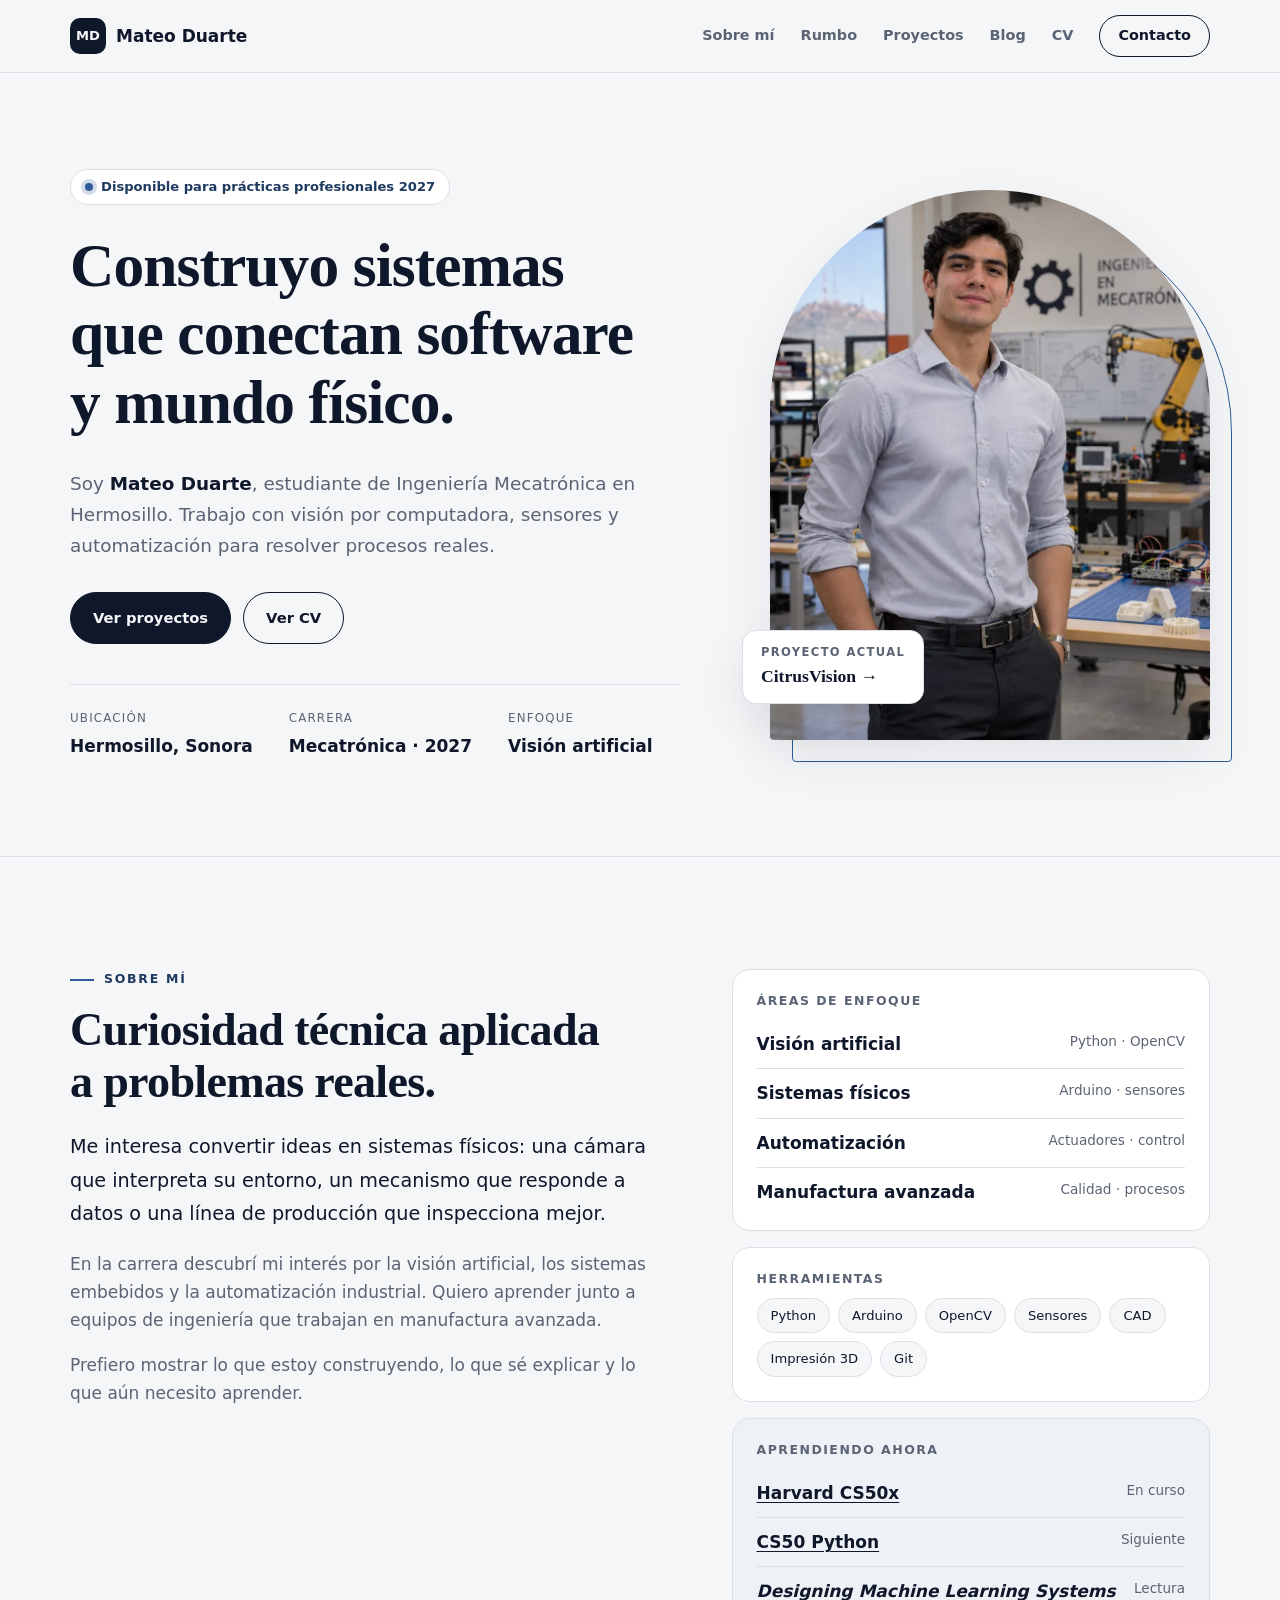
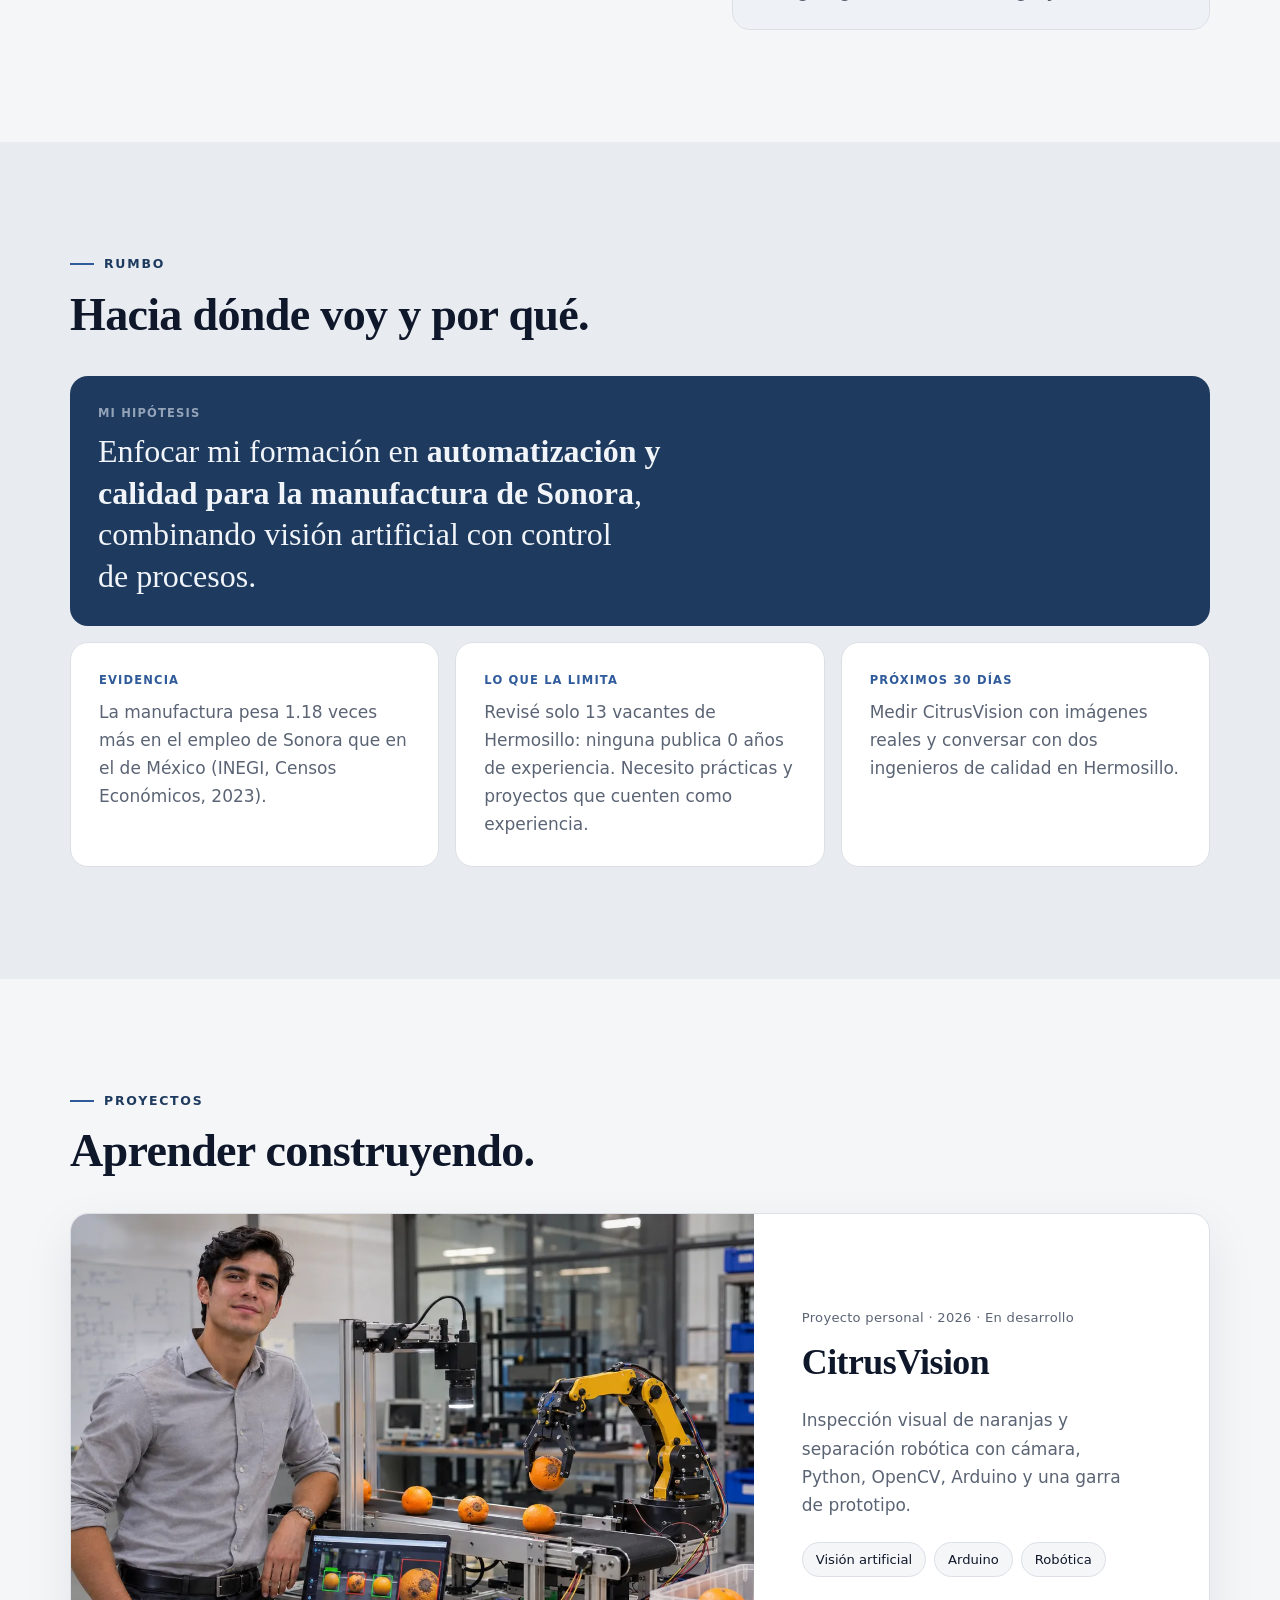
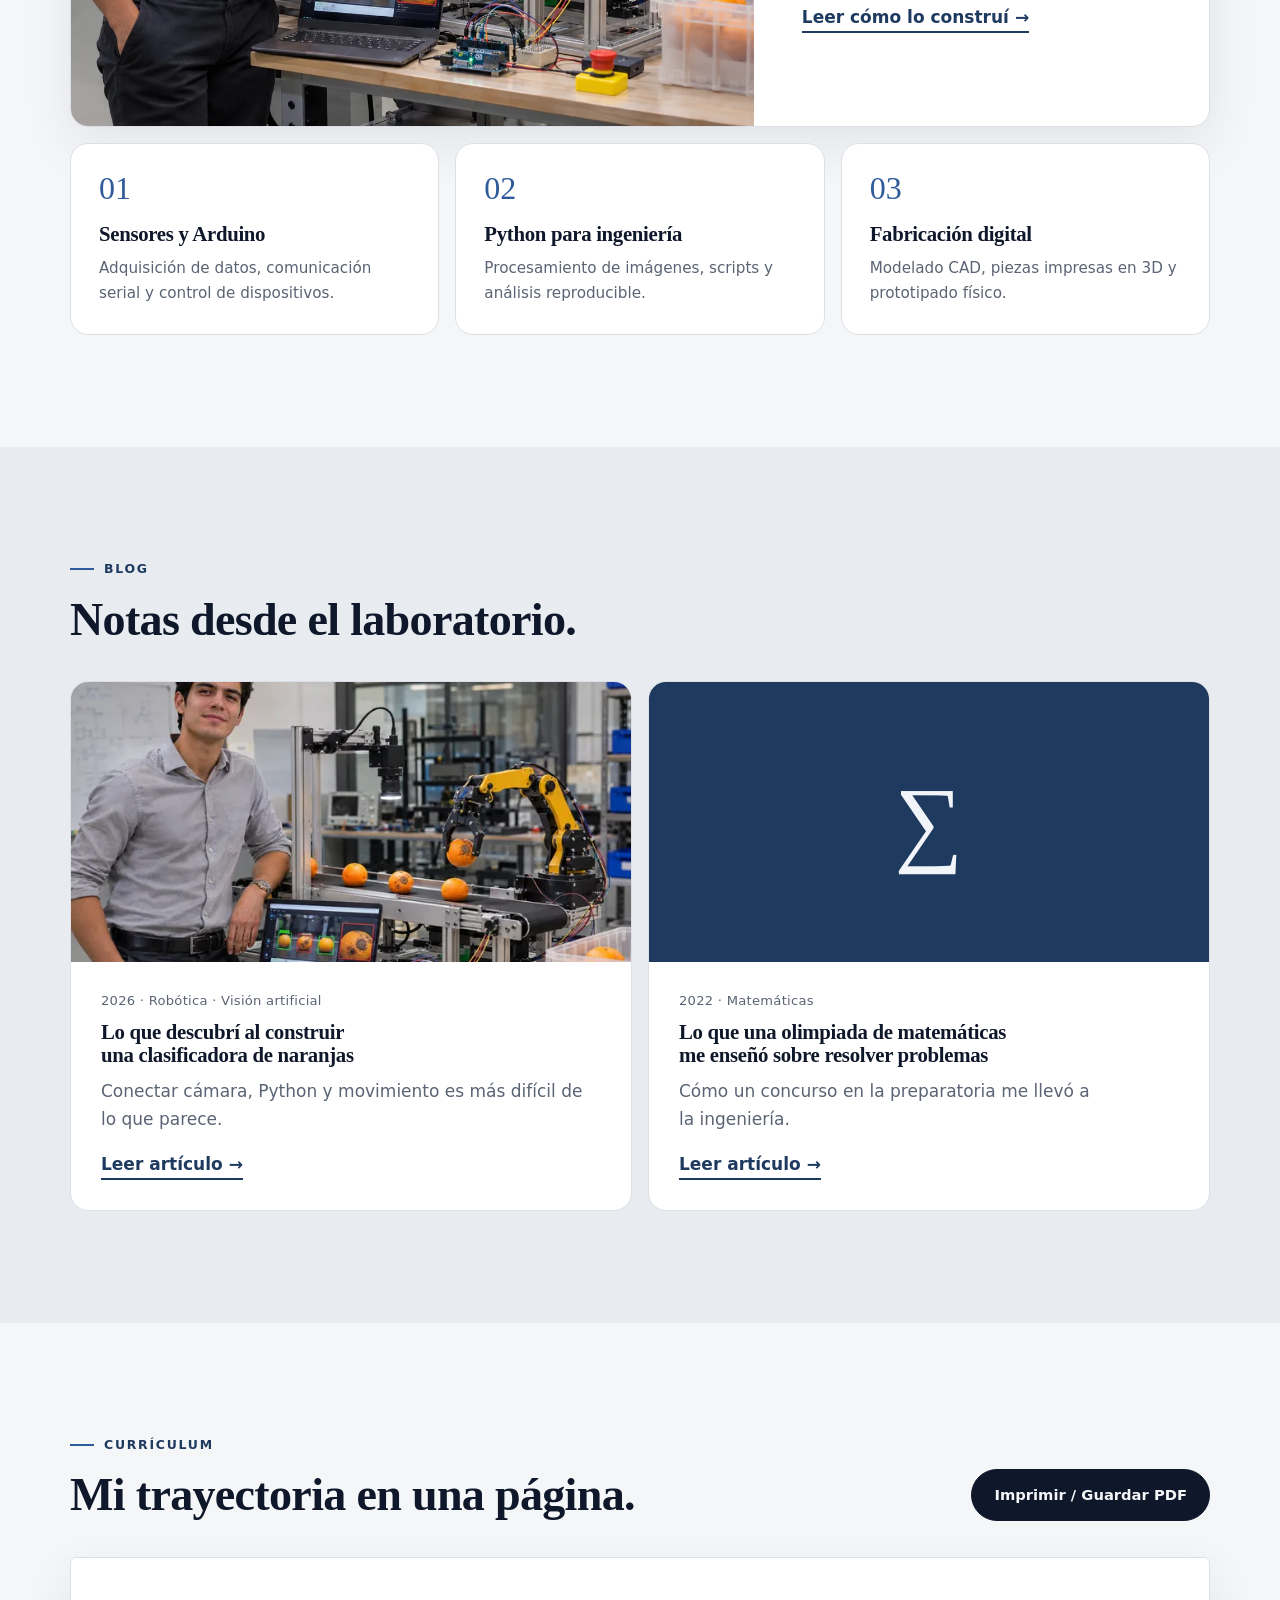
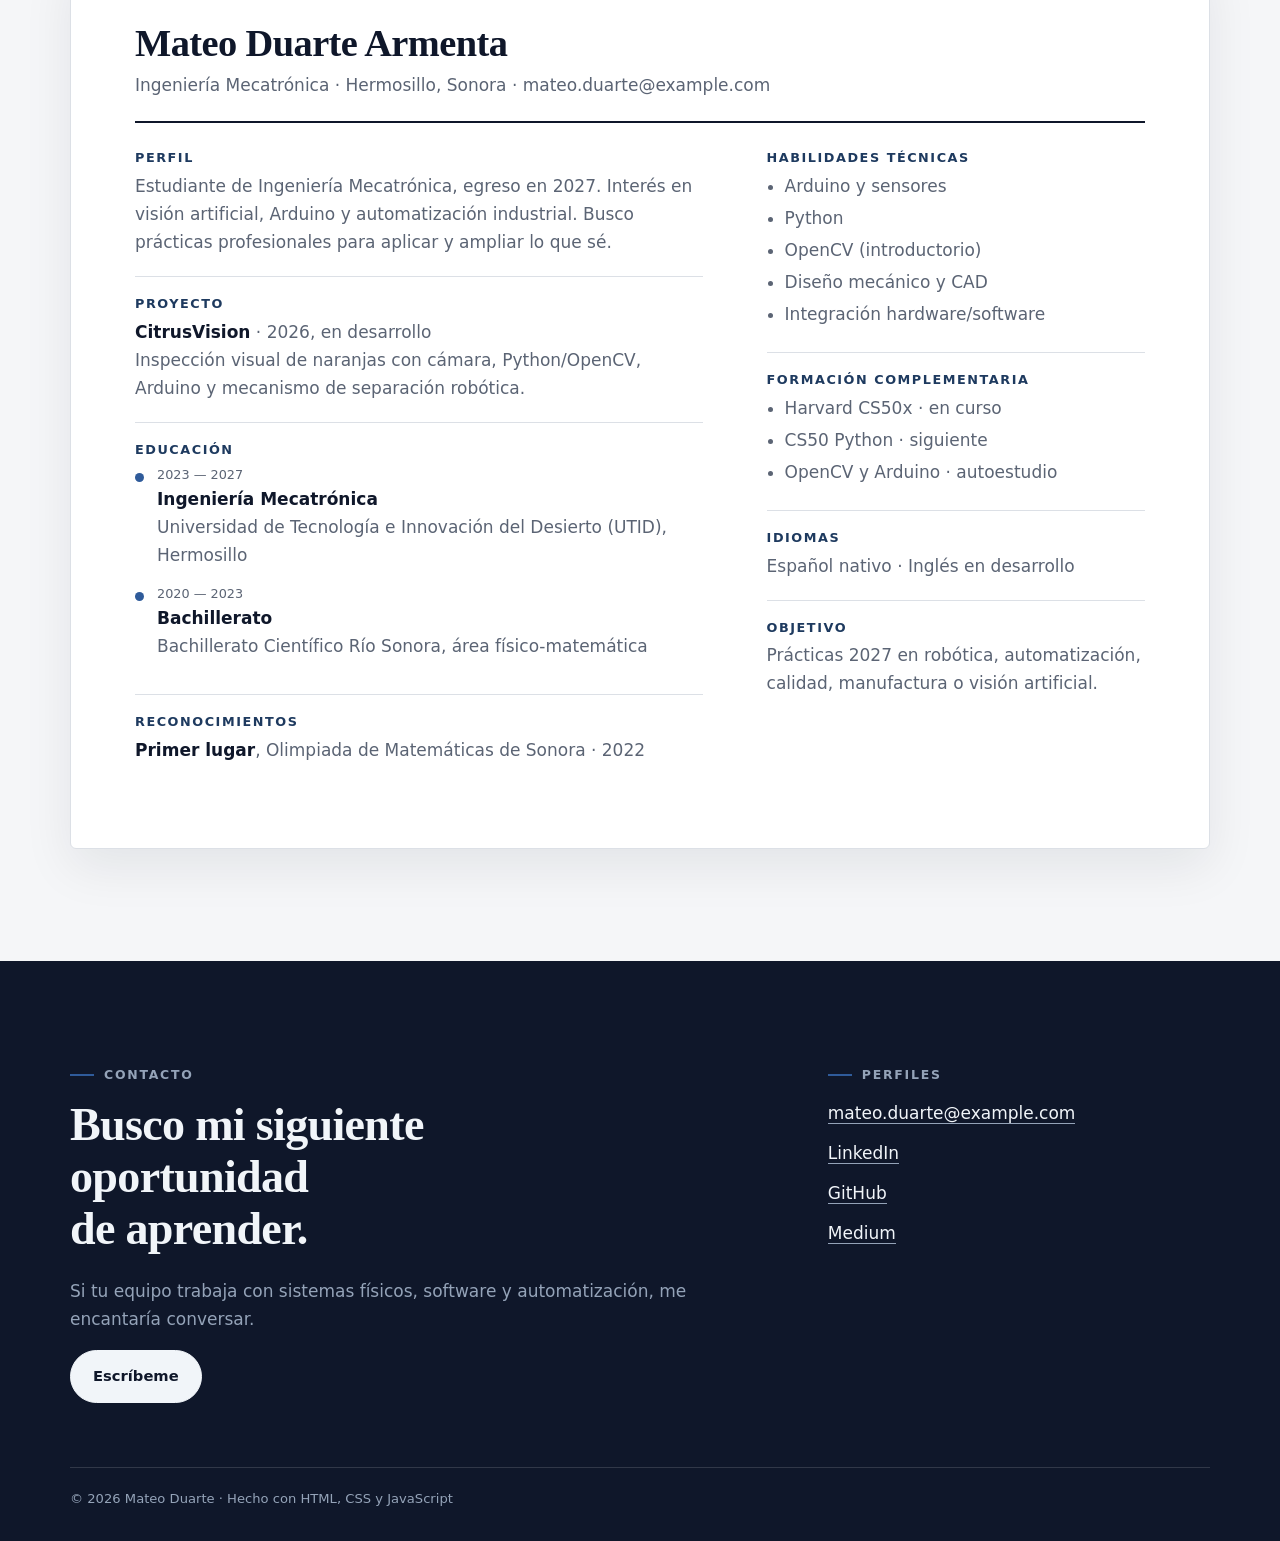
<file: index.html>
<!doctype html>
<html lang="es-MX">
<head>
  <meta charset="utf-8">
  <meta name="viewport" content="width=device-width,initial-scale=1">
  <meta name="color-scheme" content="light dark">
  <meta name="theme-color" content="#f5f6f8" media="(prefers-color-scheme: light)">
  <meta name="theme-color" content="#0d1117" media="(prefers-color-scheme: dark)">

  <!-- SEO · INDEXACIÓN: "noindex" evita que Google publique este ejemplo.
       Quítalo solo cuando todo el contenido sea tuyo y verdadero (ver README). -->
  <meta name="robots" content="noindex,nofollow">

  <!-- SEO · BUSCADORES: el título y la descripción son lo que aparece en Google. -->
  <title>Mateo Duarte · Ingeniería Mecatrónica, robótica y visión artificial</title>
  <meta name="description" content="Estudiante de Ingeniería Mecatrónica en Hermosillo. Proyectos con Arduino, Python y visión artificial. Busco prácticas profesionales para 2027.">
  <!-- URL oficial de la página. Cambia https://example.com por tu dominio. -->
  <link rel="canonical" href="https://example.com/">

  <!-- SEO · REDES: vista previa al compartir el enlace en WhatsApp, LinkedIn, etc. -->
  <meta property="og:type" content="profile">
  <meta property="og:locale" content="es_MX">
  <meta property="og:url" content="https://example.com/">
  <meta property="og:title" content="Mateo Duarte · Software y mundo físico">
  <meta property="og:description" content="Mecatrónica · Visión artificial · Arduino · Prototipos · Prácticas 2027.">
  <meta property="og:image" content="https://example.com/assets/img/citrusvision-1200.webp">
  <meta name="twitter:card" content="summary_large_image">

  <!-- Recursos propios: ícono, estilos y JavaScript (carpeta assets/). -->
  <link rel="icon" type="image/svg+xml" href="assets/img/favicon.svg">
  <link rel="stylesheet" href="assets/css/styles.css">
  <script defer src="assets/js/main.js"></script>

  <!-- SEO · DATOS ESTRUCTURADOS: le dicen a Google quién eres. Solo datos verificables. -->
  <script type="application/ld+json">{
    "@context": "https://schema.org",
    "@type": "Person",
    "name": "Mateo Duarte Armenta",
    "url": "https://example.com/",
    "description": "Estudiante de Ingeniería Mecatrónica interesado en visión artificial, sistemas embebidos y automatización.",
    "knowsAbout": ["Mecatrónica", "Arduino", "Visión artificial", "Automatización"],
    "homeLocation": { "@type": "Place", "name": "Hermosillo, Sonora, México" }
  }</script>
</head>
<body>
<!-- Accesibilidad: aparece al presionar Tab y salta directo al contenido. -->
<a class="skip" href="#contenido">Saltar al contenido</a>

<!-- ENCABEZADO: logotipo y menú. En celular el menú se abre con el botón (assets/js/main.js). -->
<header class="site-header">
  <div class="container header-row">
    <a class="brand" href="#inicio" aria-label="Mateo Duarte, volver al inicio"><span class="brand-mark">MD</span> Mateo Duarte</a>
    <button class="nav-toggle" type="button" data-menu-toggle aria-controls="navegacion" aria-expanded="false" aria-label="Abrir menú">Menú ☰</button>
    <nav class="nav" id="navegacion" data-nav aria-label="Navegación principal">
      <a href="#sobre-mi">Sobre mí</a>
      <a href="#rumbo">Rumbo</a>
      <a href="#proyectos">Proyectos</a>
      <a href="#blog">Blog</a>
      <a href="#cv">CV</a>
      <a href="#contacto" class="nav-cta">Contacto</a>
    </nav>
  </div>
</header>

<main id="contenido">

  <!-- PORTADA: quién eres en una frase, qué buscas y tu foto.
       srcset permite que el navegador descargue solo el tamaño de foto que necesita. -->
  <section class="hero container" id="inicio">
    <div class="hero-text">
      <p class="status"><span class="dot" aria-hidden="true"></span> Disponible para prácticas profesionales 2027</p>
      <h1>Construyo sistemas que conectan software y mundo físico.</h1>
      <p class="lead">Soy <strong>Mateo Duarte</strong>, estudiante de Ingeniería Mecatrónica en Hermosillo. Trabajo con visión por computadora, sensores y automatización para resolver procesos reales.</p>
      <div class="actions">
        <a href="#proyectos" class="btn">Ver proyectos</a>
        <a href="#cv" class="btn btn-alt">Ver CV</a>
      </div>
      <dl class="facts">
        <div><dt>Ubicación</dt><dd>Hermosillo, Sonora</dd></div>
        <div><dt>Carrera</dt><dd>Mecatrónica · 2027</dd></div>
        <div><dt>Enfoque</dt><dd>Visión artificial</dd></div>
      </dl>
    </div>
    <figure class="hero-figure">
      <img src="assets/img/mateo-900.webp"
           srcset="assets/img/mateo-440.webp 440w, assets/img/mateo-900.webp 900w, assets/img/mateo-1300.webp 1300w"
           sizes="(max-width: 720px) 100vw, 42vw"
           width="900" height="1125" fetchpriority="high" decoding="async"
           alt="Mateo Duarte en un laboratorio de robótica">
      <a class="hero-badge" href="#proyectos"><span>Proyecto actual</span> CitrusVision →</a>
    </figure>
  </section>

  <!-- SOBRE MÍ: qué te mueve, en qué áreas te enfocas y qué estás aprendiendo ahora. -->
  <section class="section" id="sobre-mi">
    <div class="container split">
      <div>
        <p class="section-label">Sobre mí</p>
        <h2>Curiosidad técnica aplicada a problemas reales.</h2>
        <p class="intro">Me interesa convertir ideas en sistemas físicos: una cámara que interpreta su entorno, un mecanismo que responde a datos o una línea de producción que inspecciona mejor.</p>
        <p>En la carrera descubrí mi interés por la visión artificial, los sistemas embebidos y la automatización industrial. Quiero aprender junto a equipos de ingeniería que trabajan en manufactura avanzada.</p>
        <p>Prefiero mostrar lo que estoy construyendo, lo que sé explicar y lo que aún necesito aprender.</p>
      </div>
      <div class="stack">
        <div class="panel">
          <h3 class="panel-title">Áreas de enfoque</h3>
          <ul class="rows">
            <li>Visión artificial <span>Python · OpenCV</span></li>
            <li>Sistemas físicos <span>Arduino · sensores</span></li>
            <li>Automatización <span>Actuadores · control</span></li>
            <li>Manufactura avanzada <span>Calidad · procesos</span></li>
          </ul>
        </div>
        <div class="panel">
          <h3 class="panel-title">Herramientas</h3>
          <ul class="chips">
            <li>Python</li><li>Arduino</li><li>OpenCV</li><li>Sensores</li><li>CAD</li><li>Impresión 3D</li><li>Git</li>
          </ul>
        </div>
        <div class="panel panel-soft">
          <h3 class="panel-title">Aprendiendo ahora</h3>
          <ul class="rows">
            <li><a href="https://cs50.harvard.edu/x/" target="_blank" rel="noopener noreferrer">Harvard CS50x</a> <span>En curso</span></li>
            <li><a href="https://cs50.harvard.edu/python/" target="_blank" rel="noopener noreferrer">CS50 Python</a> <span>Siguiente</span></li>
            <li><em>Designing Machine Learning Systems</em> <span>Lectura</span></li>
          </ul>
        </div>
      </div>
    </div>
  </section>

  <!-- RUMBO: aquí llega el resultado del Ejercicio 1 (el plan que descarga el notebook).
       Los cuatro campos son los mismos de la sección "Mi decisión" de ese plan. -->
  <section class="section section-band" id="rumbo">
    <div class="container">
      <p class="section-label">Rumbo</p>
      <h2>Hacia dónde voy y por qué.</h2>
      <div class="compass">
        <article class="compass-main">
          <p class="meta">Mi hipótesis</p>
          <p>Enfocar mi formación en <strong>automatización y calidad para la manufactura de Sonora</strong>, combinando visión artificial con control de procesos.</p>
        </article>
        <article class="compass-item">
          <p class="meta">Evidencia</p>
          <p>La manufactura pesa 1.18 veces más en el empleo de Sonora que en el de México (INEGI, Censos Económicos, 2023).</p>
        </article>
        <article class="compass-item">
          <p class="meta">Lo que la limita</p>
          <p>Revisé solo 13 vacantes de Hermosillo: ninguna publica 0 años de experiencia. Necesito prácticas y proyectos que cuenten como experiencia.</p>
        </article>
        <article class="compass-item">
          <p class="meta">Próximos 30 días</p>
          <p>Medir CitrusVision con imágenes reales y conversar con dos ingenieros de calidad en Hermosillo.</p>
        </article>
      </div>
    </div>
  </section>

  <!-- PROYECTOS: un proyecto destacado con enlace a su artículo + líneas de exploración. -->
  <section class="section" id="proyectos">
    <div class="container">
      <p class="section-label">Proyectos</p>
      <h2>Aprender construyendo.</h2>
      <article class="feature">
        <img src="assets/img/citrusvision-1200.webp"
             srcset="assets/img/citrusvision-680.webp 680w, assets/img/citrusvision-1200.webp 1200w, assets/img/citrusvision-1600.webp 1600w"
             sizes="(max-width: 720px) 100vw, 55vw"
             width="1200" height="900" loading="lazy" decoding="async"
             alt="Prototipo CitrusVision: cámara, banda con naranjas, garra robótica y computadora con análisis visual">
        <div class="feature-body">
          <p class="meta">Proyecto personal · 2026 · En desarrollo</p>
          <h3>CitrusVision</h3>
          <p>Inspección visual de naranjas y separación robótica con cámara, Python, OpenCV, Arduino y una garra de prototipo.</p>
          <ul class="chips"><li>Visión artificial</li><li>Arduino</li><li>Robótica</li></ul>
          <a class="link-arrow" href="blog/citrusvision.html">Leer cómo lo construí</a>
        </div>
      </article>
      <div class="cards">
        <article class="card"><span class="card-num">01</span><h3>Sensores y Arduino</h3><p>Adquisición de datos, comunicación serial y control de dispositivos.</p></article>
        <article class="card"><span class="card-num">02</span><h3>Python para ingeniería</h3><p>Procesamiento de imágenes, scripts y análisis reproducible.</p></article>
        <article class="card"><span class="card-num">03</span><h3>Fabricación digital</h3><p>Modelado CAD, piezas impresas en 3D y prototipado físico.</p></article>
      </div>
    </div>
  </section>

  <!-- BLOG: cada tarjeta enlaza a una página de la carpeta blog/. -->
  <section class="section section-band" id="blog">
    <div class="container">
      <p class="section-label">Blog</p>
      <h2>Notas desde el laboratorio.</h2>
      <div class="posts">
        <!-- Cada tarjeta tiene una portada: una foto o, si no hay, un símbolo grande. -->
        <a class="post" href="blog/citrusvision.html">
          <img class="post-cover" src="assets/img/citrusvision-680.webp" width="680" height="510" loading="lazy" decoding="async" alt="">
          <div class="post-body">
            <p class="meta">2026 · Robótica · Visión artificial</p>
            <h3>Lo que descubrí al construir una clasificadora de naranjas</h3>
            <p>Conectar cámara, Python y movimiento es más difícil de lo que parece.</p>
            <span class="link-arrow">Leer artículo</span>
          </div>
        </a>
        <a class="post" href="blog/olimpiada.html">
          <div class="post-cover post-cover-symbol" aria-hidden="true">∑</div>
          <div class="post-body">
            <p class="meta">2022 · Matemáticas</p>
            <h3>Lo que una olimpiada de matemáticas me enseñó sobre resolver problemas</h3>
            <p>Cómo un concurso en la preparatoria me llevó a la ingeniería.</p>
            <span class="link-arrow">Leer artículo</span>
          </div>
        </a>
      </div>
    </div>
  </section>

  <!-- CV: se muestra como una hoja de papel (.cv-sheet). Al imprimir solo sale esa hoja
       (@media print en styles.css); lo marcado con .no-print se oculta en papel. -->
  <section class="section" id="cv">
    <div class="container">
      <div class="cv-intro no-print">
        <div>
          <p class="section-label">Currículum</p>
          <h2>Mi trayectoria en una página.</h2>
        </div>
        <button class="btn" type="button" data-print>Imprimir / Guardar PDF</button>
      </div>
      <div class="cv-sheet">
      <header class="cv-head">
        <h3 class="cv-name">Mateo Duarte Armenta</h3>
        <p>Ingeniería Mecatrónica · Hermosillo, Sonora · mateo.duarte@example.com</p>
      </header>
      <div class="cv-grid">
        <div>
          <div class="cv-block">
            <h3>Perfil</h3>
            <p>Estudiante de Ingeniería Mecatrónica, egreso en 2027. Interés en visión artificial, Arduino y automatización industrial. Busco prácticas profesionales para aplicar y ampliar lo que sé.</p>
          </div>
          <div class="cv-block">
            <h3>Proyecto</h3>
            <p><strong>CitrusVision</strong> · 2026, en desarrollo<br>Inspección visual de naranjas con cámara, Python/OpenCV, Arduino y mecanismo de separación robótica.</p>
          </div>
          <div class="cv-block">
            <h3>Educación</h3>
            <ol class="timeline">
              <li><span>2023 — 2027</span><strong>Ingeniería Mecatrónica</strong>Universidad de Tecnología e Innovación del Desierto (UTID), Hermosillo</li>
              <li><span>2020 — 2023</span><strong>Bachillerato</strong>Bachillerato Científico Río Sonora, área físico-matemática</li>
            </ol>
          </div>
          <div class="cv-block">
            <h3>Reconocimientos</h3>
            <p><strong>Primer lugar</strong>, Olimpiada de Matemáticas de Sonora · 2022</p>
          </div>
        </div>
        <div>
          <div class="cv-block">
            <h3>Habilidades técnicas</h3>
            <ul><li>Arduino y sensores</li><li>Python</li><li>OpenCV (introductorio)</li><li>Diseño mecánico y CAD</li><li>Integración hardware/software</li></ul>
          </div>
          <div class="cv-block">
            <h3>Formación complementaria</h3>
            <ul><li>Harvard CS50x · en curso</li><li>CS50 Python · siguiente</li><li>OpenCV y Arduino · autoestudio</li></ul>
          </div>
          <div class="cv-block">
            <h3>Idiomas</h3>
            <p>Español nativo · Inglés en desarrollo</p>
          </div>
          <div class="cv-block">
            <h3>Objetivo</h3>
            <p>Prácticas 2027 en robótica, automatización, calidad, manufactura o visión artificial.</p>
          </div>
        </div>
      </div>
      </div><!-- /cv-sheet -->
    </div>
  </section>
</main>

<!-- CONTACTO: llamada a la acción final, correo y perfiles profesionales. -->
<footer class="footer" id="contacto">
  <div class="container">
    <div class="footer-grid">
      <div>
        <p class="section-label">Contacto</p>
        <h2>Busco mi siguiente oportunidad de aprender.</h2>
        <p>Si tu equipo trabaja con sistemas físicos, software y automatización, me encantaría conversar.</p>
        <a href="mailto:mateo.duarte@example.com" class="btn btn-light">Escríbeme</a>
      </div>
      <div>
        <p class="section-label">Perfiles</p>
        <ul class="footer-links">
          <li><a href="mailto:mateo.duarte@example.com">mateo.duarte@example.com</a></li>
          <li><a href="https://www.linkedin.com/" target="_blank" rel="noopener noreferrer">LinkedIn</a></li>
          <li><a href="https://github.com/" target="_blank" rel="noopener noreferrer">GitHub</a></li>
          <li><a href="https://medium.com/" target="_blank" rel="noopener noreferrer">Medium</a></li>
        </ul>
      </div>
    </div>
    <p class="bottom-bar">© <span data-year>2026</span> Mateo Duarte · Hecho con HTML, CSS y JavaScript</p>
  </div>
</footer>
</body>
</html>
</file>
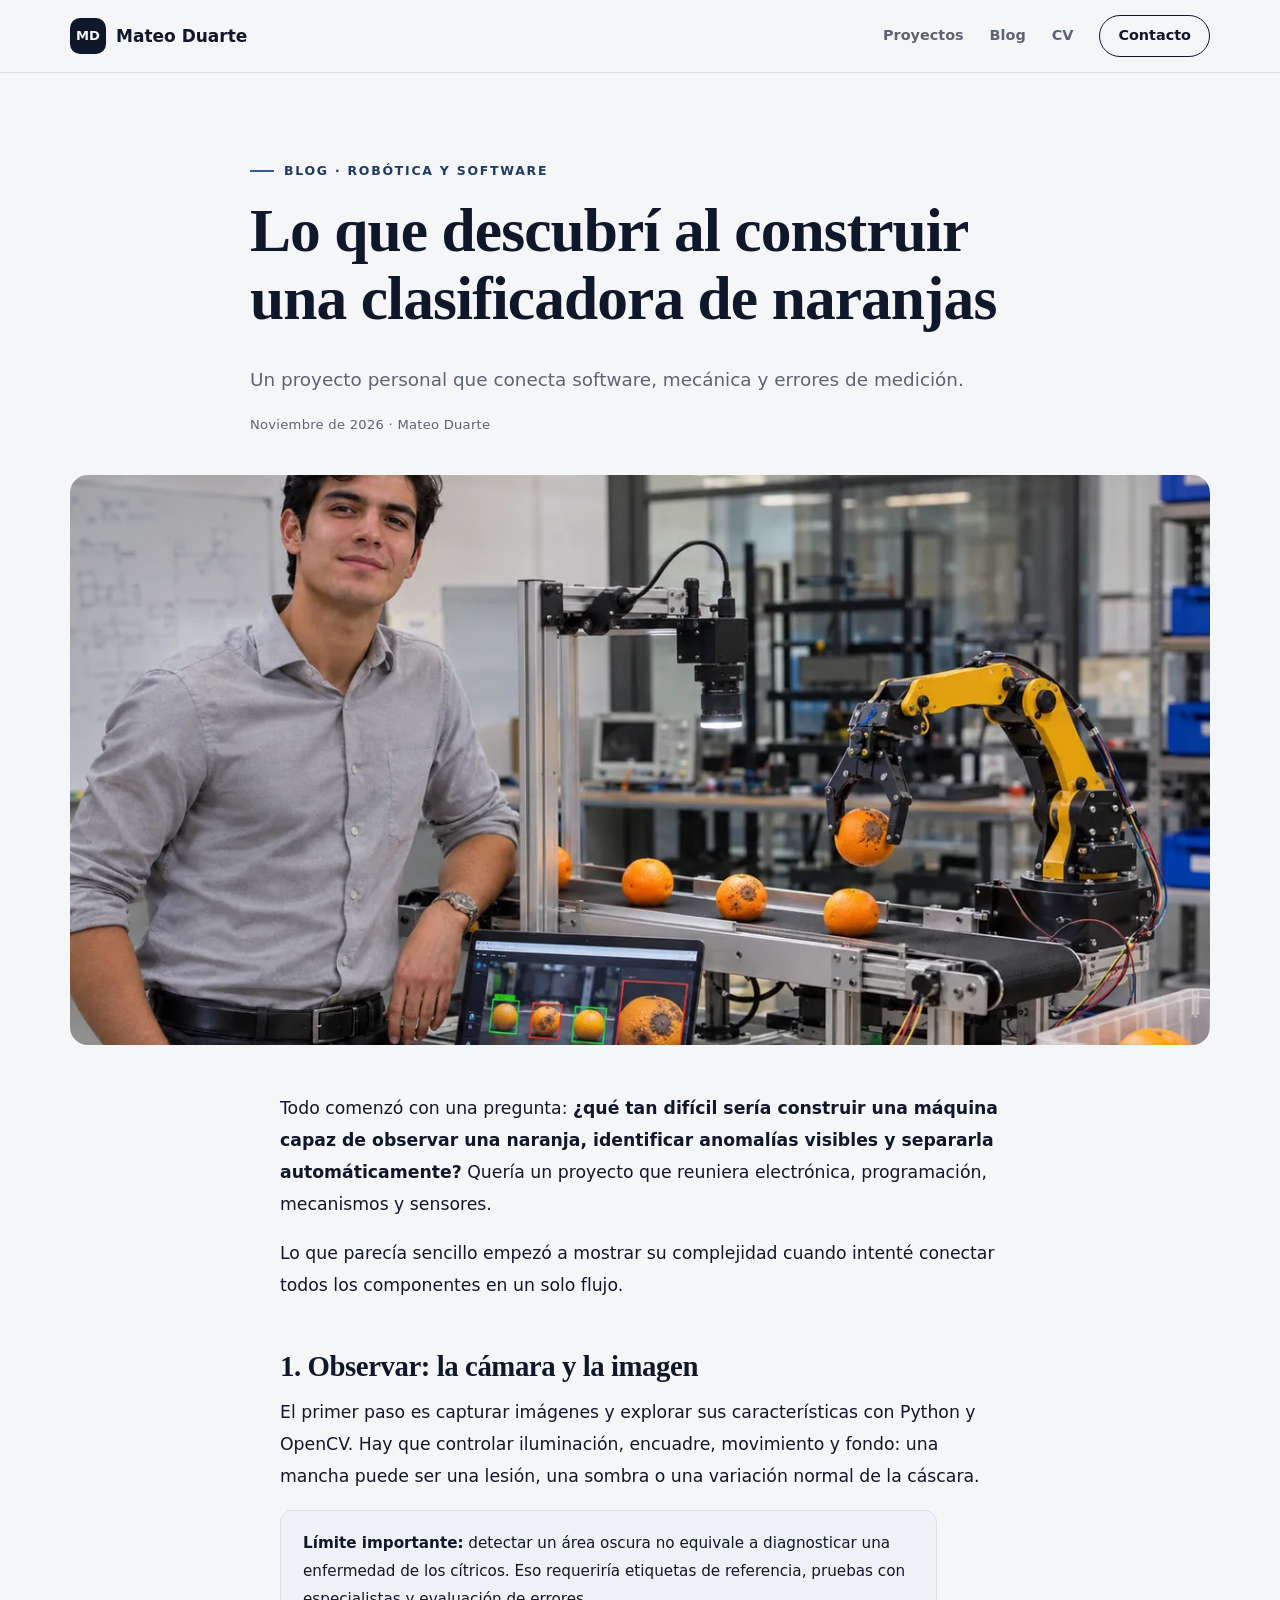
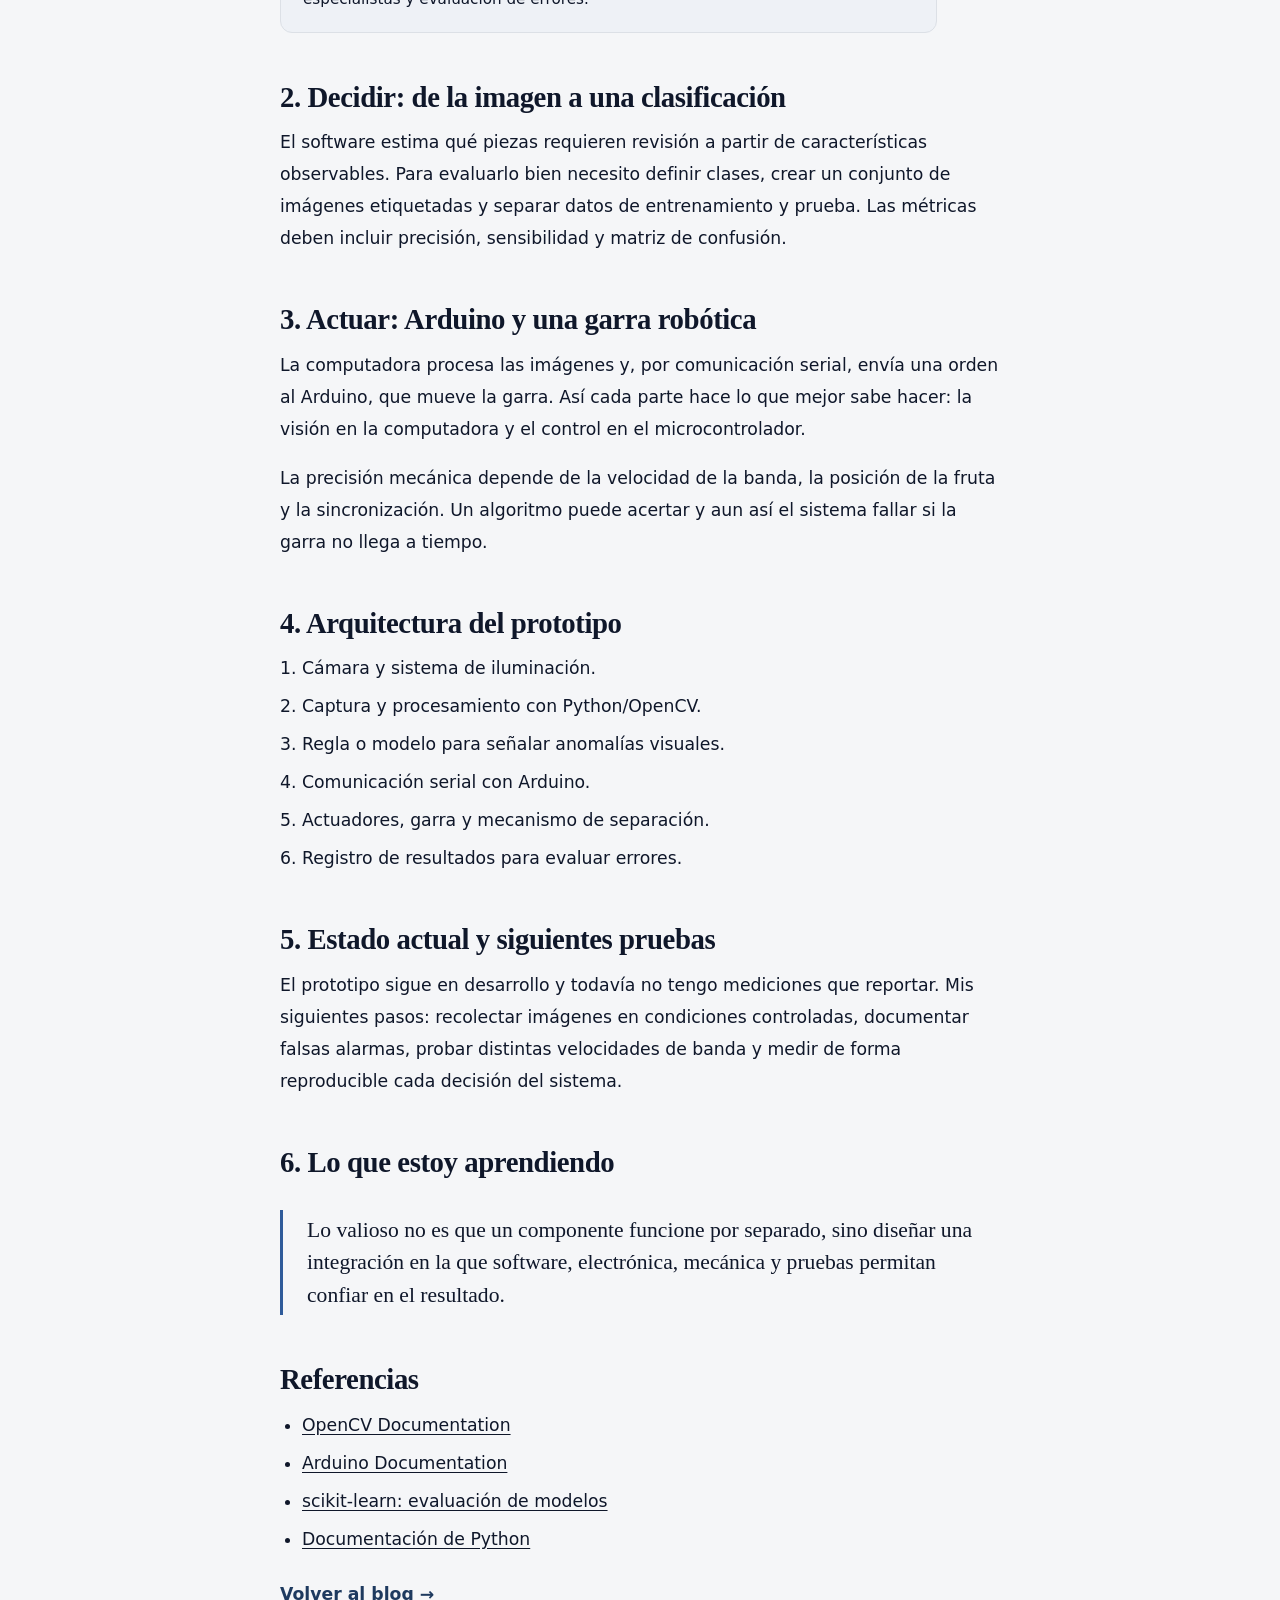
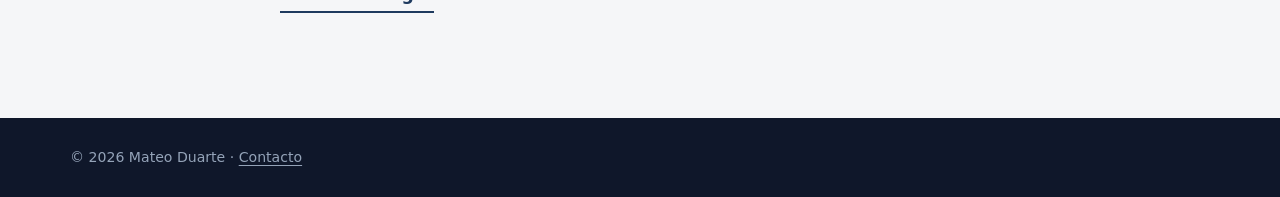
<file: blog/citrusvision.html>
<!doctype html>
<html lang="es-MX">
<head>
  <meta charset="utf-8">
  <meta name="viewport" content="width=device-width,initial-scale=1">
  <meta name="color-scheme" content="light dark">
  <meta name="theme-color" content="#f5f6f8" media="(prefers-color-scheme: light)">
  <meta name="theme-color" content="#0d1117" media="(prefers-color-scheme: dark)">
  <meta name="robots" content="noindex,nofollow">
  <title>CitrusVision: clasificadora de naranjas con Arduino y visión artificial · Mateo Duarte</title>
  <meta name="description" content="Cómo conecté cámara, Python, OpenCV, Arduino y una garra robótica para inspeccionar naranjas, y qué aprendí en el proceso.">
  <link rel="canonical" href="https://example.com/blog/citrusvision">
  <meta property="og:type" content="article">
  <meta property="og:url" content="https://example.com/blog/citrusvision">
  <meta property="og:title" content="CitrusVision: clasificadora de naranjas con visión artificial">
  <meta property="og:description" content="Cámara, Python, OpenCV, Arduino y una garra robótica para inspeccionar naranjas.">
  <meta property="og:image" content="https://example.com/assets/img/citrusvision-1200.webp">
  <link rel="icon" type="image/svg+xml" href="../assets/img/favicon.svg">
  <link rel="stylesheet" href="../assets/css/styles.css">
  <script defer src="../assets/js/main.js"></script>
</head>
<body>
<!-- Artículo del blog. Mismo estilo y menú que index.html.
     Las rutas llevan ../ porque esta página vive dentro de la carpeta blog/. -->
<a class="skip" href="#articulo">Saltar al artículo</a>

<header class="site-header">
  <div class="container header-row">
    <a class="brand" href="../index.html"><span class="brand-mark">MD</span> Mateo Duarte</a>
    <button class="nav-toggle" type="button" data-menu-toggle aria-controls="navegacion" aria-expanded="false" aria-label="Abrir menú">Menú ☰</button>
    <nav class="nav" id="navegacion" data-nav aria-label="Navegación principal">
      <a href="../index.html#proyectos">Proyectos</a>
      <a href="../index.html#blog">Blog</a>
      <a href="../index.html#cv">CV</a>
      <a href="../index.html#contacto" class="nav-cta">Contacto</a>
    </nav>
  </div>
</header>

<main id="articulo" class="article container">
  <header class="article-header">
    <p class="section-label">Blog · Robótica y software</p>
    <h1>Lo que descubrí al construir una clasificadora de naranjas</h1>
    <p class="lead">Un proyecto personal que conecta software, mecánica y errores de medición.</p>
    <p class="meta">Noviembre de 2026 · Mateo Duarte</p>
  </header>

  <img class="article-cover" src="../assets/img/citrusvision-1600.webp"
       srcset="../assets/img/citrusvision-680.webp 680w, ../assets/img/citrusvision-1200.webp 1200w, ../assets/img/citrusvision-1600.webp 1600w"
       sizes="(max-width: 720px) 100vw, 1100px"
       width="1600" height="1200" decoding="async"
       alt="Estación de inspección de naranjas con cámara, banda y garra robótica">

  <article class="prose">
    <p>Todo comenzó con una pregunta: <strong>¿qué tan difícil sería construir una máquina capaz de observar una naranja, identificar anomalías visibles y separarla automáticamente?</strong> Quería un proyecto que reuniera electrónica, programación, mecanismos y sensores.</p>
    <p>Lo que parecía sencillo empezó a mostrar su complejidad cuando intenté conectar todos los componentes en un solo flujo.</p>

    <h2>1. Observar: la cámara y la imagen</h2>
    <p>El primer paso es capturar imágenes y explorar sus características con Python y OpenCV. Hay que controlar iluminación, encuadre, movimiento y fondo: una mancha puede ser una lesión, una sombra o una variación normal de la cáscara.</p>
    <p class="callout"><strong>Límite importante:</strong> detectar un área oscura no equivale a diagnosticar una enfermedad de los cítricos. Eso requeriría etiquetas de referencia, pruebas con especialistas y evaluación de errores.</p>

    <h2>2. Decidir: de la imagen a una clasificación</h2>
    <p>El software estima qué piezas requieren revisión a partir de características observables. Para evaluarlo bien necesito definir clases, crear un conjunto de imágenes etiquetadas y separar datos de entrenamiento y prueba. Las métricas deben incluir precisión, sensibilidad y matriz de confusión.</p>

    <h2>3. Actuar: Arduino y una garra robótica</h2>
    <p>La computadora procesa las imágenes y, por comunicación serial, envía una orden al Arduino, que mueve la garra. Así cada parte hace lo que mejor sabe hacer: la visión en la computadora y el control en el microcontrolador.</p>
    <p>La precisión mecánica depende de la velocidad de la banda, la posición de la fruta y la sincronización. Un algoritmo puede acertar y aun así el sistema fallar si la garra no llega a tiempo.</p>

    <h2>4. Arquitectura del prototipo</h2>
    <ol>
      <li>Cámara y sistema de iluminación.</li>
      <li>Captura y procesamiento con Python/OpenCV.</li>
      <li>Regla o modelo para señalar anomalías visuales.</li>
      <li>Comunicación serial con Arduino.</li>
      <li>Actuadores, garra y mecanismo de separación.</li>
      <li>Registro de resultados para evaluar errores.</li>
    </ol>

    <h2>5. Estado actual y siguientes pruebas</h2>
    <p>El prototipo sigue en desarrollo y todavía no tengo mediciones que reportar. Mis siguientes pasos: recolectar imágenes en condiciones controladas, documentar falsas alarmas, probar distintas velocidades de banda y medir de forma reproducible cada decisión del sistema.</p>

    <h2>6. Lo que estoy aprendiendo</h2>
    <blockquote>Lo valioso no es que un componente funcione por separado, sino diseñar una integración en la que software, electrónica, mecánica y pruebas permitan confiar en el resultado.</blockquote>

    <h2>Referencias</h2>
    <ul>
      <li><a href="https://docs.opencv.org/" target="_blank" rel="noopener noreferrer">OpenCV Documentation</a></li>
      <li><a href="https://docs.arduino.cc/" target="_blank" rel="noopener noreferrer">Arduino Documentation</a></li>
      <li><a href="https://scikit-learn.org/stable/modules/model_evaluation.html" target="_blank" rel="noopener noreferrer">scikit-learn: evaluación de modelos</a></li>
      <li><a href="https://docs.python.org/3/" target="_blank" rel="noopener noreferrer">Documentación de Python</a></li>
    </ul>

    <p><a class="link-arrow" href="../index.html#blog">Volver al blog</a></p>
  </article>
</main>

<footer class="footer footer-small">
  <div class="container">
    <p>© <span data-year>2026</span> Mateo Duarte · <a href="../index.html#contacto">Contacto</a></p>
  </div>
</footer>
</body>
</html>
</file>
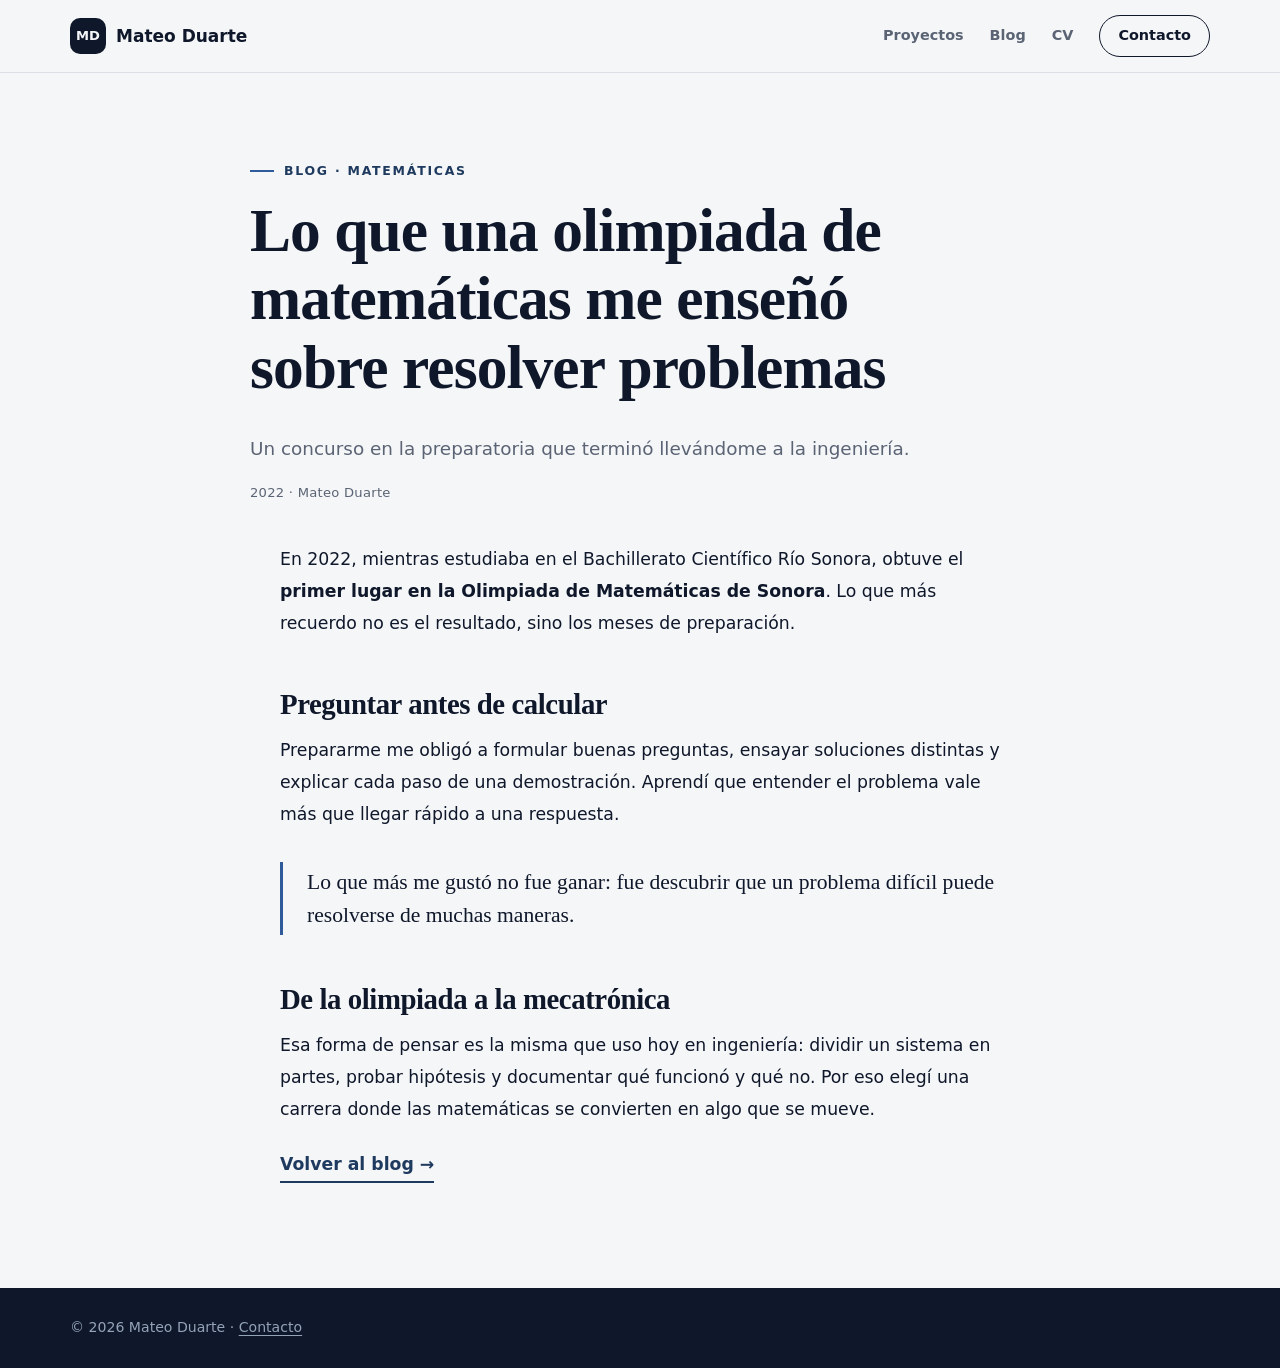
<file: blog/olimpiada.html>
<!doctype html>
<html lang="es-MX">
<head>
  <meta charset="utf-8">
  <meta name="viewport" content="width=device-width,initial-scale=1">
  <meta name="color-scheme" content="light dark">
  <meta name="theme-color" content="#f5f6f8" media="(prefers-color-scheme: light)">
  <meta name="theme-color" content="#0d1117" media="(prefers-color-scheme: dark)">
  <meta name="robots" content="noindex,nofollow">
  <title>Lo que una olimpiada de matemáticas me enseñó sobre resolver problemas · Mateo Duarte</title>
  <meta name="description" content="Cómo prepararme para la Olimpiada de Matemáticas de Sonora en 2022 cambió mi forma de enfrentar problemas y me acercó a la ingeniería.">
  <link rel="canonical" href="https://example.com/blog/olimpiada">
  <meta property="og:type" content="article">
  <meta property="og:url" content="https://example.com/blog/olimpiada">
  <meta property="og:title" content="Lo que una olimpiada de matemáticas me enseñó sobre resolver problemas">
  <meta property="og:description" content="Cómo un concurso en la preparatoria me llevó a la ingeniería.">
  <meta property="og:image" content="https://example.com/assets/img/citrusvision-1200.webp">
  <link rel="icon" type="image/svg+xml" href="../assets/img/favicon.svg">
  <link rel="stylesheet" href="../assets/css/styles.css">
  <script defer src="../assets/js/main.js"></script>
</head>
<body>
<!-- Artículo del blog. Mismo estilo y menú que index.html.
     Las rutas llevan ../ porque esta página vive dentro de la carpeta blog/. -->
<a class="skip" href="#articulo">Saltar al artículo</a>

<header class="site-header">
  <div class="container header-row">
    <a class="brand" href="../index.html"><span class="brand-mark">MD</span> Mateo Duarte</a>
    <button class="nav-toggle" type="button" data-menu-toggle aria-controls="navegacion" aria-expanded="false" aria-label="Abrir menú">Menú ☰</button>
    <nav class="nav" id="navegacion" data-nav aria-label="Navegación principal">
      <a href="../index.html#proyectos">Proyectos</a>
      <a href="../index.html#blog">Blog</a>
      <a href="../index.html#cv">CV</a>
      <a href="../index.html#contacto" class="nav-cta">Contacto</a>
    </nav>
  </div>
</header>

<main id="articulo" class="article container">
  <header class="article-header">
    <p class="section-label">Blog · Matemáticas</p>
    <h1>Lo que una olimpiada de matemáticas me enseñó sobre resolver problemas</h1>
    <p class="lead">Un concurso en la preparatoria que terminó llevándome a la ingeniería.</p>
    <p class="meta">2022 · Mateo Duarte</p>
  </header>

  <article class="prose">
    <p>En 2022, mientras estudiaba en el Bachillerato Científico Río Sonora, obtuve el <strong>primer lugar en la Olimpiada de Matemáticas de Sonora</strong>. Lo que más recuerdo no es el resultado, sino los meses de preparación.</p>

    <h2>Preguntar antes de calcular</h2>
    <p>Prepararme me obligó a formular buenas preguntas, ensayar soluciones distintas y explicar cada paso de una demostración. Aprendí que entender el problema vale más que llegar rápido a una respuesta.</p>

    <blockquote>Lo que más me gustó no fue ganar: fue descubrir que un problema difícil puede resolverse de muchas maneras.</blockquote>

    <h2>De la olimpiada a la mecatrónica</h2>
    <p>Esa forma de pensar es la misma que uso hoy en ingeniería: dividir un sistema en partes, probar hipótesis y documentar qué funcionó y qué no. Por eso elegí una carrera donde las matemáticas se convierten en algo que se mueve.</p>

    <p><a class="link-arrow" href="../index.html#blog">Volver al blog</a></p>
  </article>
</main>

<footer class="footer footer-small">
  <div class="container">
    <p>© <span data-year>2026</span> Mateo Duarte · <a href="../index.html#contacto">Contacto</a></p>
  </div>
</footer>
</body>
</html>
</file>
<file: assets/css/styles.css>
/* ======================================================================
   Hoja de estilos única del sitio (index.html y blog/*.html).
   Sin frameworks ni fuentes externas. Secciones numeradas: busca "==" para
   saltar entre ellas.
   ====================================================================== */


/* ======================================================================
   1. VARIABLES DE DISEÑO
   TODOS los colores y fuentes del sitio están aquí. Para crear tu propia
   identidad visual cambia solo este bloque (y el de modo oscuro).
   ====================================================================== */
:root {
  --bg: #f5f6f8;            /* fondo general, gris muy claro */
  --band: #e8ebf0;          /* franjas alternas (Proyectos y CV) */
  --surface: #ffffff;       /* tarjetas y paneles */
  --surface-soft: #eef1f6;  /* paneles destacados */
  --ink: #0f172a;           /* texto principal, casi negro */
  --muted: #5b6474;         /* texto secundario, gris */
  --line: #dce0e6;          /* bordes y separadores */
  --accent: #2f5b9a;        /* azul acero: detalles y enlaces */
  --brand: #1e3a5f;         /* azul marino: etiquetas y estados */
  --brand-deep: #1e3a5f;    /* bloques de color sólido; igual en modo oscuro */
  --dark: #0f172a;          /* fondo del pie de página */
  --on-dark: #f1f5f9;       /* texto sobre fondo oscuro */
  --on-dark-muted: #94a3b8;

  --serif: ui-serif, "Iowan Old Style", "Palatino Linotype", Georgia, serif;
  --sans: system-ui, -apple-system, "Segoe UI", Roboto, Arial, sans-serif;
  --radius: 18px;
  --shadow: 0 18px 50px rgba(15, 23, 42, .08);
}

/* Modo oscuro automático según la preferencia del sistema operativo. */
@media (prefers-color-scheme: dark) {
  :root {
    --bg: #0d1117;
    --band: #090c11;
    --surface: #151b23;
    --surface-soft: #1a2230;
    --ink: #e6e9ef;
    --muted: #9aa4b2;
    --line: #262e3a;
    --accent: #7aa7e6;
    --brand: #a5bfe3;
    --dark: #06080c;
    --shadow: 0 18px 50px rgba(0, 0, 0, .35);
  }
}


/* ======================================================================
   2. BASE
   Reglas generales para todo el documento.
   ====================================================================== */
*, *::before, *::after { box-sizing: border-box; }

html {
  scroll-behavior: smooth;
  scroll-padding-top: 80px;   /* evita que el encabezado fijo tape los títulos */
}

body {
  margin: 0;
  background: var(--bg);
  color: var(--ink);
  font: 17px/1.65 var(--sans);
  -webkit-font-smoothing: antialiased;
}

img { display: block; max-width: 100%; height: auto; }
a { color: inherit; text-underline-offset: .2em; }
a:hover { color: var(--accent); }
button { font: inherit; cursor: pointer; }
:focus-visible { outline: 3px solid var(--accent); outline-offset: 3px; }

h1, h2, h3 {
  margin: 0 0 .5em;
  font-family: var(--serif);
  font-weight: 600;
  line-height: 1.12;
  letter-spacing: -.015em;
  text-wrap: balance;         /* reparte el texto en líneas parejas */
}
h1 { font-size: clamp(2.5rem, 4.8vw, 4.2rem); }
h2 { font-size: clamp(2rem, 3.6vw, 3rem); }
h3 { font-size: 1.3rem; }
p { margin: 0 0 1em; max-width: 68ch; text-wrap: pretty; }
ul, ol { margin: 0; }


/* ======================================================================
   3. PIEZAS REUTILIZABLES
   Contenedor, etiquetas, botones, chips y flechas que se usan en todo el sitio.
   ====================================================================== */
.container { width: min(1140px, 100% - 48px); margin-inline: auto; }

/* Enlace "Saltar al contenido": invisible hasta que se navega con Tab. */
.skip { position: absolute; top: -100px; left: 12px; z-index: 30; padding: 10px 14px; background: var(--surface); }
.skip:focus { top: 12px; }

/* Etiqueta pequeña sobre cada título de sección. */
.section-label {
  display: flex;
  align-items: center;
  gap: 10px;
  margin-bottom: 14px;
  color: var(--brand);
  font-size: .78rem;
  font-weight: 700;
  letter-spacing: .14em;
  text-transform: uppercase;
}
.section-label::before { content: ""; width: 24px; height: 2px; background: var(--accent); }

/* Texto pequeño con fecha o categoría. */
.meta { margin-bottom: 8px; color: var(--muted); font-size: .82rem; letter-spacing: .02em; }

/* Botones: .btn oscuro, .btn-alt con borde, .btn-light para fondo oscuro. */
.btn {
  display: inline-flex;
  align-items: center;
  padding: 13px 22px;
  border: 1px solid var(--ink);
  border-radius: 999px;
  background: var(--ink);
  color: var(--bg);
  font-size: .92rem;
  font-weight: 600;
  text-decoration: none;
  transition: transform .2s, background .2s;
}
.btn:hover { transform: translateY(-2px); color: var(--bg); background: var(--brand); border-color: var(--brand); }
.btn-alt { background: transparent; color: var(--ink); }
.btn-alt:hover { background: var(--surface); color: var(--ink); border-color: var(--ink); }
.btn-light { background: var(--on-dark); color: var(--dark); border-color: var(--on-dark); }
.btn-light:hover { background: #fff; color: var(--dark); border-color: #fff; }

/* Chips: etiquetas redondeadas para habilidades. */
.chips { display: flex; flex-wrap: wrap; gap: 8px; padding: 0; list-style: none; }
.chips li {
  padding: 6px 13px;
  border: 1px solid var(--line);
  border-radius: 999px;
  background: var(--bg);
  font-size: .82rem;
}

/* Enlace con flecha al final. */
.link-arrow {
  display: inline-block;
  margin-top: 6px;
  color: var(--brand);
  font-weight: 650;
  text-decoration: none;
  border-bottom: 2px solid currentColor;
}
.link-arrow::after { content: "→"; display: inline-block; margin-left: 6px; transition: transform .2s; }
a:hover .link-arrow::after, .link-arrow:hover::after { transform: translateX(4px); }


/* ======================================================================
   4. ENCABEZADO Y MENÚ
   Barra fija arriba (sticky) con logotipo y navegación.
   ====================================================================== */
.site-header {
  position: sticky;
  top: 0;
  z-index: 20;
  border-bottom: 1px solid var(--line);
  background: color-mix(in srgb, var(--bg) 88%, transparent);
  backdrop-filter: blur(14px);
}
.header-row { display: flex; align-items: center; justify-content: space-between; gap: 20px; height: 72px; }
.brand { display: flex; align-items: center; gap: 10px; font-weight: 700; text-decoration: none; }
.brand-mark {
  display: grid;
  place-items: center;
  width: 36px;
  height: 36px;
  border-radius: 10px;
  background: var(--ink);
  color: var(--bg);
  font-size: .82rem;
}
.nav { display: flex; align-items: center; gap: 26px; }
.nav a { color: var(--muted); font-size: .9rem; font-weight: 550; text-decoration: none; }
.nav a:hover { color: var(--ink); }
.nav .nav-cta { padding: 8px 18px; border: 1px solid var(--ink); border-radius: 999px; color: var(--ink); }
.nav-toggle { display: none; padding: 8px 14px; border: 1px solid var(--line); border-radius: 999px; background: transparent; color: var(--ink); }


/* ======================================================================
   5. PORTADA (HERO)
   Texto a la izquierda y foto a la derecha.
   ====================================================================== */
.hero {
  display: grid;
  grid-template-columns: 1.15fr .85fr;
  align-items: center;
  gap: clamp(32px, 6vw, 88px);
  padding: clamp(48px, 8vw, 96px) 0;
}
.hero h1 { max-width: 19ch; }
.status {
  display: inline-flex;
  align-items: center;
  gap: 8px;
  margin-bottom: 26px;
  padding: 6px 14px;
  border: 1px solid var(--line);
  border-radius: 999px;
  background: var(--surface);
  color: var(--brand);
  font-size: .82rem;
  font-weight: 600;
}
.dot { width: 8px; height: 8px; border-radius: 50%; background: var(--accent); box-shadow: 0 0 0 4px color-mix(in srgb, var(--accent) 22%, transparent); }
.lead { color: var(--muted); font-size: 1.15rem; line-height: 1.7; }
.lead strong { color: var(--ink); }
.actions { display: flex; flex-wrap: wrap; gap: 12px; margin: 30px 0 40px; }

/* Datos rápidos bajo los botones (lista de definiciones <dl>). */
.facts { display: grid; grid-template-columns: repeat(3, auto); justify-content: start; gap: 36px; margin: 0; padding-top: 24px; border-top: 1px solid var(--line); }
.facts dt { color: var(--muted); font-size: .74rem; letter-spacing: .1em; text-transform: uppercase; }
.facts dd { margin: 4px 0 0; font-weight: 600; }

.hero-figure { position: relative; margin: 0 0 0 auto; max-width: 440px; }
/* Marco decorativo en arco, desplazado detrás de la foto. */
.hero-figure::before {
  content: "";
  position: absolute;
  inset: 22px -22px -22px 22px;
  border: 1.5px solid var(--accent);
  border-radius: 999px 999px var(--radius) var(--radius);
}
.hero-figure img {
  position: relative;         /* queda por encima del marco */
  width: 100%;
  aspect-ratio: 4 / 5;        /* igual a la proporción real de la foto */
  object-fit: cover;
  border-radius: 999px 999px var(--radius) var(--radius);  /* forma de arco */
  box-shadow: var(--shadow);
}
/* Tarjeta flotante sobre la foto que lleva al proyecto actual. */
.hero-badge {
  position: absolute;
  left: -28px;
  bottom: 36px;
  padding: 12px 18px;
  border: 1px solid var(--line);
  border-radius: 14px;
  background: var(--surface);
  box-shadow: var(--shadow);
  font-family: var(--serif);
  font-size: 1.1rem;
  font-weight: 600;
  text-decoration: none;
}
.hero-badge span { display: block; font-family: var(--sans); font-size: .72rem; font-weight: 600; letter-spacing: .12em; text-transform: uppercase; color: var(--muted); }


/* ======================================================================
   6. SECCIONES Y "SOBRE MÍ"
   ====================================================================== */
.section { padding: clamp(64px, 9vw, 112px) 0; }
.hero + .section { border-top: 1px solid var(--line); }
/* Franja de color alterna: da ritmo y separa visualmente las secciones. */
.section-band { background: var(--band); }
.split { display: grid; grid-template-columns: 1.1fr .9fr; gap: clamp(32px, 6vw, 80px); align-items: start; }
.intro { font-size: 1.2rem; line-height: 1.75; }
.split p:not(.intro):not(.section-label) { color: var(--muted); }

/* Columna derecha: paneles apilados. */
.stack { display: grid; gap: 16px; }
.panel { padding: 24px; border: 1px solid var(--line); border-radius: var(--radius); background: var(--surface); }
.panel-soft { background: var(--surface-soft); }
.panel-title { margin-bottom: 12px; font-family: var(--sans); font-size: .78rem; letter-spacing: .12em; text-transform: uppercase; color: var(--muted); }

/* Filas con texto a la izquierda y detalle a la derecha. */
.rows { padding: 0; list-style: none; }
.rows li { display: flex; justify-content: space-between; gap: 16px; padding: 10px 0; border-bottom: 1px solid var(--line); font-weight: 550; }
.rows li:last-child { border-bottom: 0; padding-bottom: 0; }
.rows span { color: var(--muted); font-size: .85rem; font-weight: 400; text-align: right; }

/* RUMBO: hipótesis del Ejercicio 1. Arriba la hipótesis; abajo evidencia, límite y acción. */
.compass { display: grid; grid-template-columns: repeat(3, 1fr); gap: 16px; margin-top: 36px; }
.compass article { padding: 28px; border-radius: var(--radius); }
.compass .meta { font-weight: 700; text-transform: uppercase; letter-spacing: .1em; font-size: .72rem; }
.compass-main { grid-column: 1 / -1; background: var(--brand-deep); color: var(--on-dark); }
.compass-main .meta { color: var(--on-dark-muted); }
.compass-main p:last-child { margin: 0; max-width: 40ch; font-family: var(--serif); font-size: clamp(1.4rem, 2.6vw, 2rem); line-height: 1.3; }
.compass-item { border: 1px solid var(--line); background: var(--surface); }
.compass-item .meta { color: var(--accent); }
.compass-item p:last-child { margin: 0; color: var(--muted); }


/* ======================================================================
   7. PROYECTOS
   Proyecto destacado (foto + texto) y tarjetas de exploración.
   ====================================================================== */
.feature {
  display: grid;
  grid-template-columns: 1.2fr .8fr;
  margin-top: 36px;
  overflow: hidden;
  border: 1px solid var(--line);
  border-radius: var(--radius);
  background: var(--surface);
  box-shadow: var(--shadow);
}
.feature img { width: 100%; height: 100%; aspect-ratio: 4 / 3; object-fit: cover; transition: transform .6s; }
.feature:hover img { transform: scale(1.03); }
.feature-body { display: flex; flex-direction: column; justify-content: center; align-items: flex-start; gap: 6px; padding: clamp(26px, 4vw, 48px); }
.feature-body h3 { font-size: clamp(1.8rem, 2.8vw, 2.4rem); }
.feature-body p:not(.meta) { color: var(--muted); }
.feature-body .chips { margin-bottom: 14px; }

.cards { display: grid; grid-template-columns: repeat(3, 1fr); gap: 16px; margin-top: 16px; }
.card { padding: 28px; border: 1px solid var(--line); border-radius: var(--radius); background: var(--surface); }
.card-num { display: block; margin-bottom: 18px; color: var(--accent); font-family: var(--serif); font-size: 2rem; line-height: 1; }
.card p:last-child { margin: 0; color: var(--muted); font-size: .95rem; }


/* ======================================================================
   8. BLOG
   Tarjetas que enlazan a los artículos de la carpeta blog/.
   ====================================================================== */
.posts { display: grid; grid-template-columns: repeat(2, 1fr); gap: 16px; margin-top: 36px; }
.post {
  display: flex;
  flex-direction: column;
  overflow: hidden;
  border: 1px solid var(--line);
  border-radius: var(--radius);
  background: var(--surface);
  text-decoration: none;
  transition: transform .2s, box-shadow .2s;
}
.post:hover { color: inherit; transform: translateY(-4px); box-shadow: var(--shadow); }
.post-cover { width: 100%; aspect-ratio: 16 / 8; object-fit: cover; object-position: 50% 30%; }
/* Portada sin foto: un símbolo grande sobre el color de marca. */
.post-cover-symbol {
  display: grid;
  place-items: center;
  background: var(--brand-deep);
  color: var(--on-dark);
  font-family: var(--serif);
  font-size: 6rem;
  line-height: 1;
}
.post-body { display: flex; flex: 1; flex-direction: column; align-items: flex-start; padding: 28px 30px 30px; }
.post-body p:not(.meta) { color: var(--muted); }
.post-body .link-arrow { margin-top: auto; }


/* ======================================================================
   9. CV
   Una "hoja de papel" con dos columnas. Al imprimir, solo sale la hoja
   (ver sección 13).
   ====================================================================== */
.cv-intro { display: flex; justify-content: space-between; align-items: end; gap: 24px; margin-bottom: 36px; }
.cv-intro h2 { margin: 0; }
.cv-sheet {
  padding: clamp(28px, 5vw, 64px);
  border: 1px solid var(--line);
  border-radius: 6px;
  background: var(--surface);
  box-shadow: var(--shadow);
}
.cv-head { margin-bottom: 28px; padding-bottom: 22px; border-bottom: 2px solid var(--ink); }
.cv-name { margin-bottom: 6px; font-size: clamp(1.8rem, 3vw, 2.4rem); }
.cv-head p { margin: 0; color: var(--muted); }
.cv-grid { display: grid; grid-template-columns: 1.2fr .8fr; gap: clamp(28px, 5vw, 64px); }
.cv-block { padding: 20px 0; border-top: 1px solid var(--line); }
.cv-block h3 { font-family: var(--sans); font-size: .8rem; letter-spacing: .12em; text-transform: uppercase; color: var(--brand); }
.cv-block p, .cv-block ul { margin: 0; color: var(--muted); }
.cv-block strong { color: var(--ink); }
.cv-block ul { padding-left: 18px; }
.cv-block li { margin: 4px 0; }

/* Línea de tiempo de educación. */
.cv-block .timeline { padding: 0; list-style: none; }
.timeline li { position: relative; margin: 0 0 14px; padding-left: 22px; color: var(--muted); }
.timeline li::before { content: ""; position: absolute; left: 0; top: .55em; width: 9px; height: 9px; border-radius: 50%; background: var(--accent); }
.timeline span { display: block; font-size: .8rem; }
.timeline strong { display: block; }
.cv-grid .cv-block:first-child { border-top: 0; padding-top: 0; }


/* ======================================================================
   10. PIE DE PÁGINA / CONTACTO
   ====================================================================== */
.footer { padding: clamp(64px, 9vw, 104px) 0 32px; background: var(--dark); color: var(--on-dark); }
.footer .section-label { color: var(--on-dark-muted); }
.footer h2 { max-width: 16ch; }
.footer p { color: var(--on-dark-muted); }
.footer a:hover { color: #fff; }
.footer-grid { display: grid; grid-template-columns: 1.3fr .7fr; gap: 48px; }
.footer-links { display: grid; gap: 12px; padding: 0; list-style: none; }
.footer-links a { text-decoration: none; border-bottom: 1px solid var(--on-dark-muted); }
.bottom-bar { margin: 64px 0 0; padding-top: 20px; border-top: 1px solid rgba(255, 255, 255, .14); font-size: .82rem; max-width: none; }
.footer-small { padding: 28px 0; }
.footer-small p { margin: 0; font-size: .88rem; }


/* ======================================================================
   11. PÁGINAS DE ARTÍCULO (blog/*.html)
   ====================================================================== */
.article { padding: clamp(48px, 7vw, 88px) 0; }
.article-header { max-width: 780px; margin: 0 auto 40px; }
.article-cover {
  width: 100%;
  aspect-ratio: 16 / 8;
  object-fit: cover;
  object-position: 50% 25%;   /* mantiene la cara visible al recortar */
  margin-bottom: 48px;
  border-radius: var(--radius);
}
.prose { max-width: 720px; margin: 0 auto; font-size: 1.08rem; line-height: 1.85; }
.prose h2 { margin-top: 48px; font-size: 1.8rem; }
.prose ol, .prose ul { padding-left: 22px; margin-bottom: 1em; }
.prose li { margin: 6px 0; }
.prose blockquote { margin: 32px 0; padding: 4px 0 4px 24px; border-left: 3px solid var(--accent); font-family: var(--serif); font-size: 1.35rem; line-height: 1.5; }
.callout { padding: 18px 22px; border: 1px solid var(--line); border-radius: 12px; background: var(--surface-soft); font-size: .95rem; }


/* ======================================================================
   12. RESPONSIVE
   Tablet (≤ 900 px) y celular (≤ 720 px). En celular todo pasa a una
   columna y el menú se oculta tras "Menú ☰" (main.js añade la clase .open).
   ====================================================================== */
@media (max-width: 900px) {
  .cards { grid-template-columns: repeat(2, 1fr); }
  .nav { gap: 16px; }
}

@media (max-width: 720px) {
  body { font-size: 16px; }
  .container { width: min(100% - 32px, 560px); }
  .header-row { height: 64px; }

  .nav-toggle { display: block; }
  .nav {
    display: none;
    position: absolute;
    top: 64px;
    left: 0;
    right: 0;
    flex-direction: column;
    align-items: flex-start;
    gap: 16px;
    padding: 18px 24px 24px;
    border-bottom: 1px solid var(--line);
    background: var(--surface);
    box-shadow: var(--shadow);
  }
  .nav.open { display: flex; }

  .hero, .split, .compass, .feature, .cards, .posts, .cv-grid, .footer-grid { grid-template-columns: 1fr; }
  .hero-figure { order: -1; max-width: none; margin: 0 10px 10px 0; }   /* en celular la foto va primero */
  .hero-figure::before { inset: 10px -10px -10px 10px; border-radius: var(--radius); }
  .hero-figure img { aspect-ratio: 1; border-radius: var(--radius); object-position: 50% 20%; }
  .hero-badge { left: 12px; bottom: 12px; }
  .facts { grid-template-columns: 1fr 1fr; gap: 18px; }
  .cv-intro { flex-direction: column; align-items: flex-start; }
  .article-cover { aspect-ratio: 4 / 3; }
}


/* ======================================================================
   13. ACCESIBILIDAD E IMPRESIÓN
   ====================================================================== */
/* Respeta a quien desactivó animaciones en su sistema operativo. */
@media (prefers-reduced-motion: reduce) {
  html { scroll-behavior: auto; }
  *, *::before, *::after { transition-duration: .01ms !important; }
}

/* Al pulsar "Imprimir / Guardar PDF" solo se imprime el CV, siempre en claro. */
@page { size: A4; margin: 14mm; }

@media print {
  :root { --bg: #fff; --surface: #fff; --ink: #111; --muted: #333; --line: #ccc; --brand: #1e3a5f; --accent: #2f5b9a; }
  body { font-size: 10pt; }
  .skip, .site-header, .hero, .section:not(#cv), .footer, .no-print { display: none !important; }
  #cv { padding: 0; background: none; }
  .container { width: 100%; }
  .cv-sheet { max-width: none; padding: 0; border: 0; box-shadow: none; }
  .cv-head { margin-bottom: 6mm; padding-bottom: 4mm; }
  .cv-name { font-size: 22pt; }
  .cv-grid { grid-template-columns: 1.3fr .7fr; gap: 12mm; }
  .cv-block { padding: 3mm 0; break-inside: avoid; }
  a { text-decoration: none; }
}
</file>
